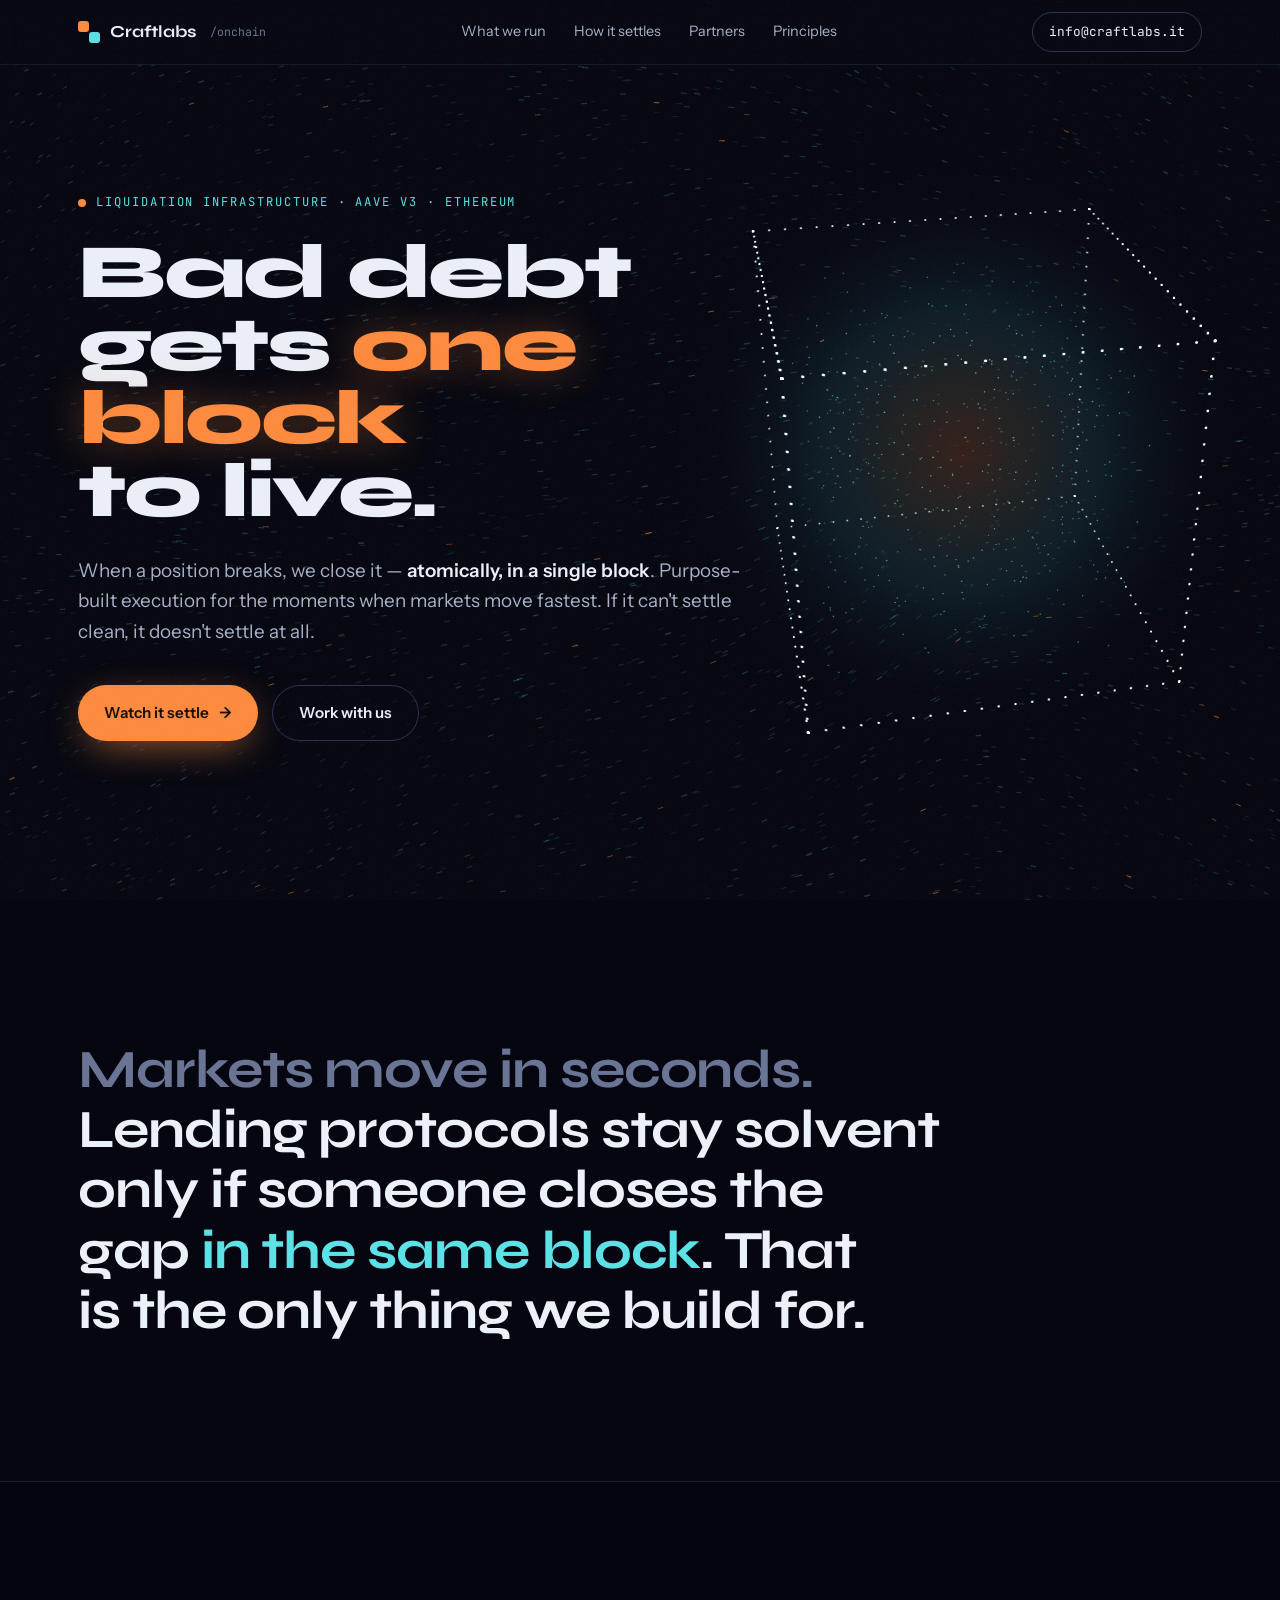
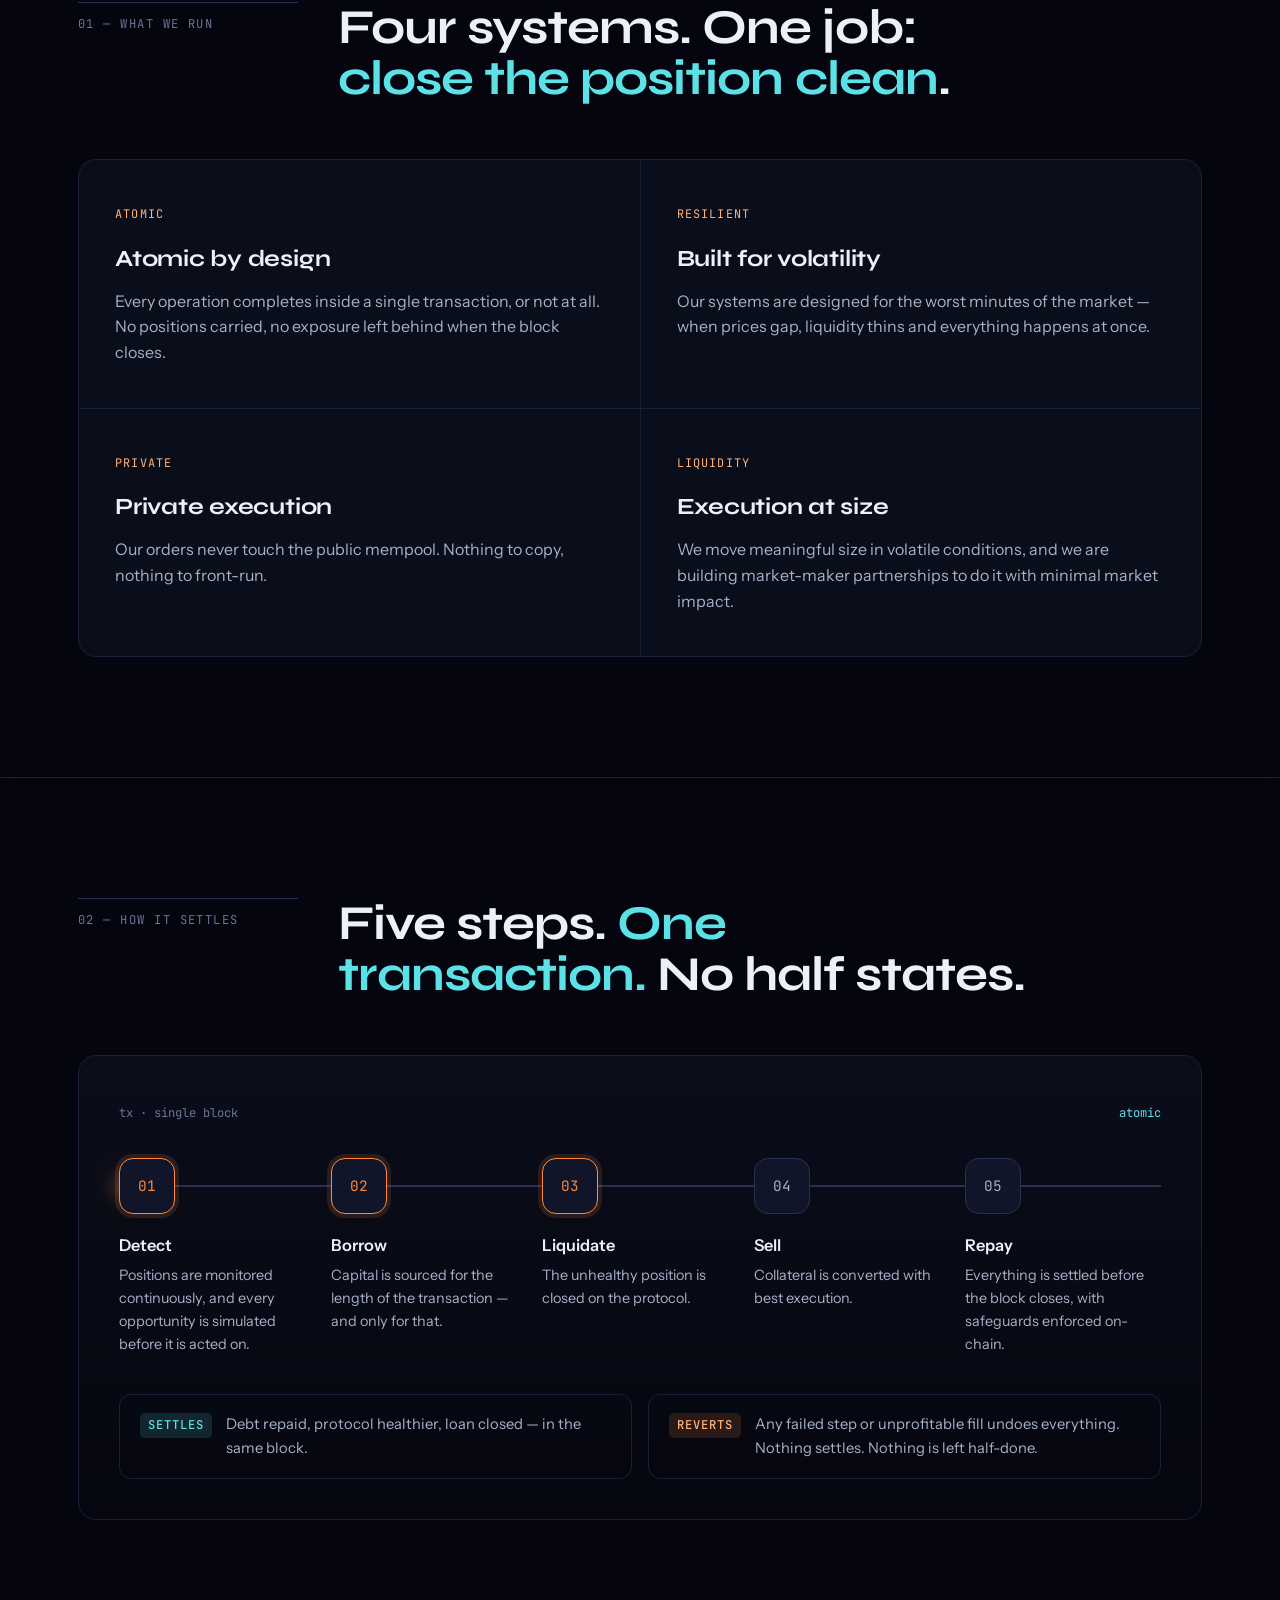
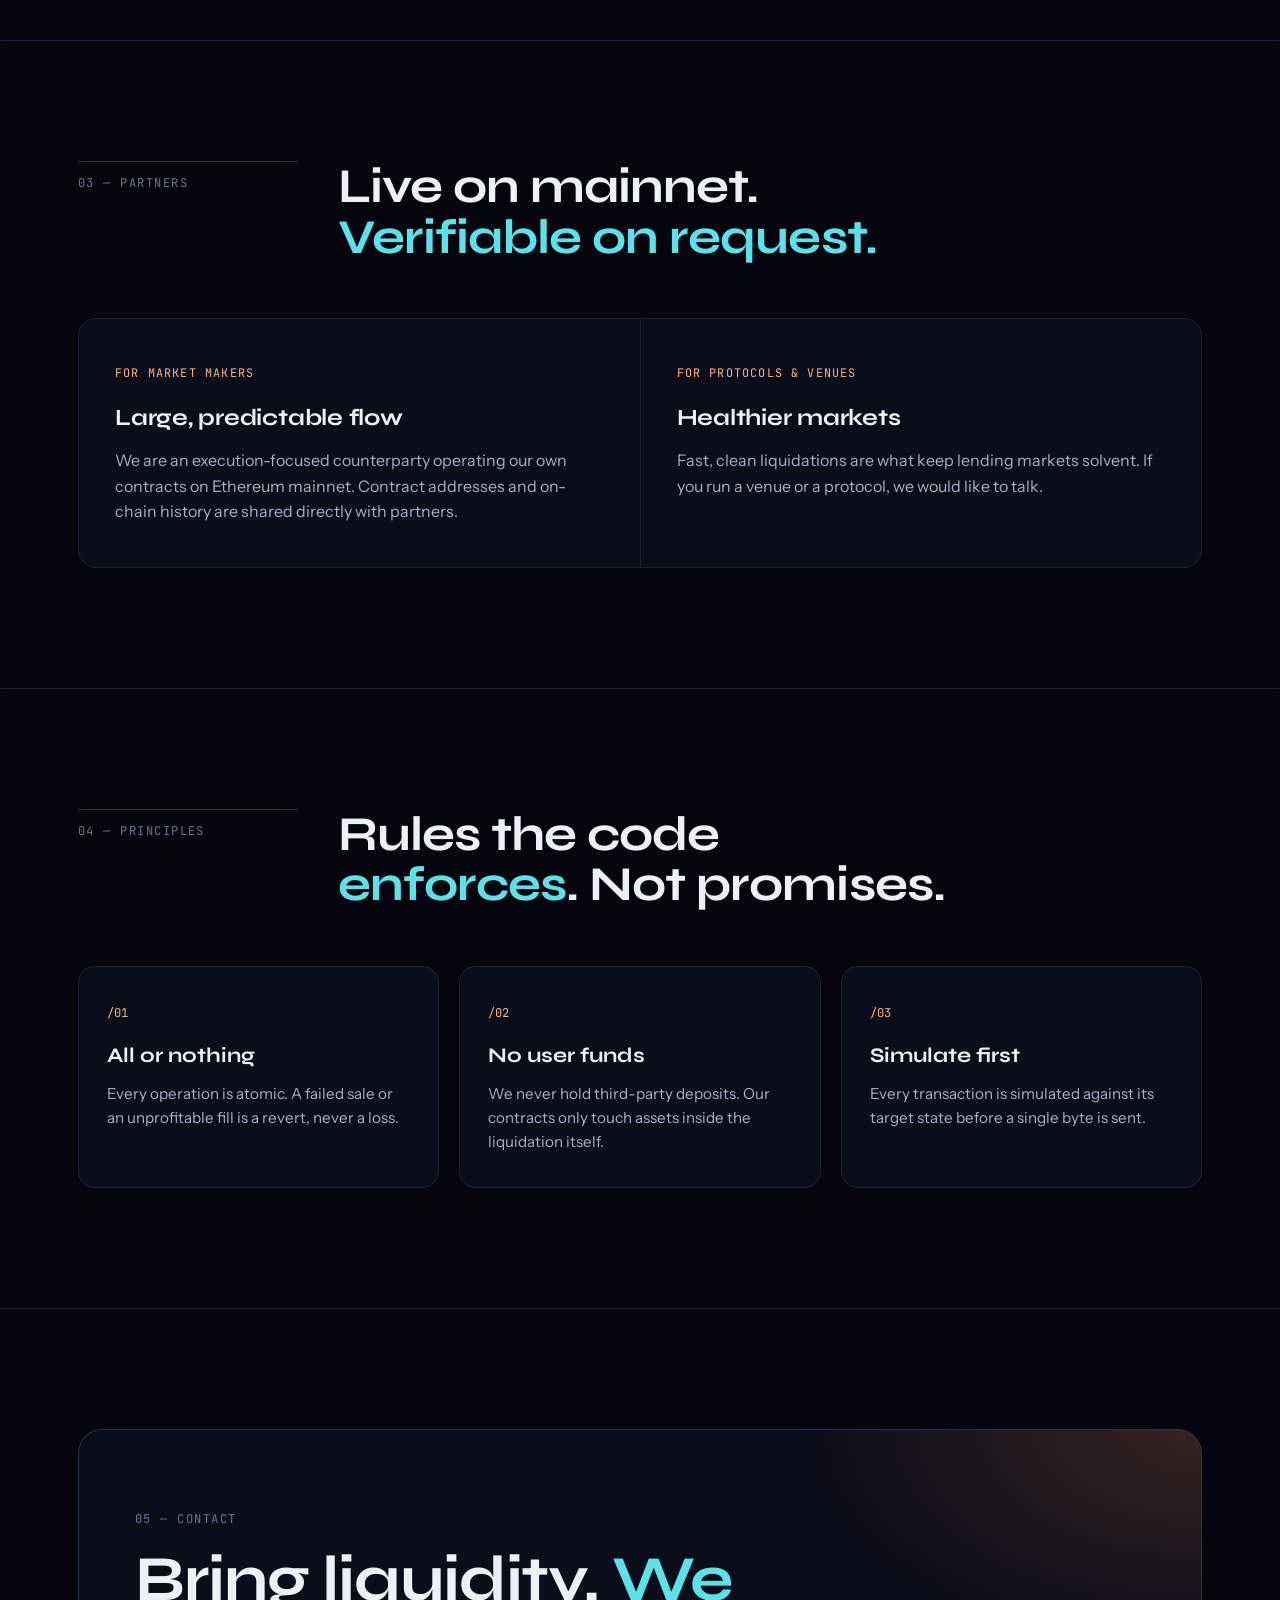
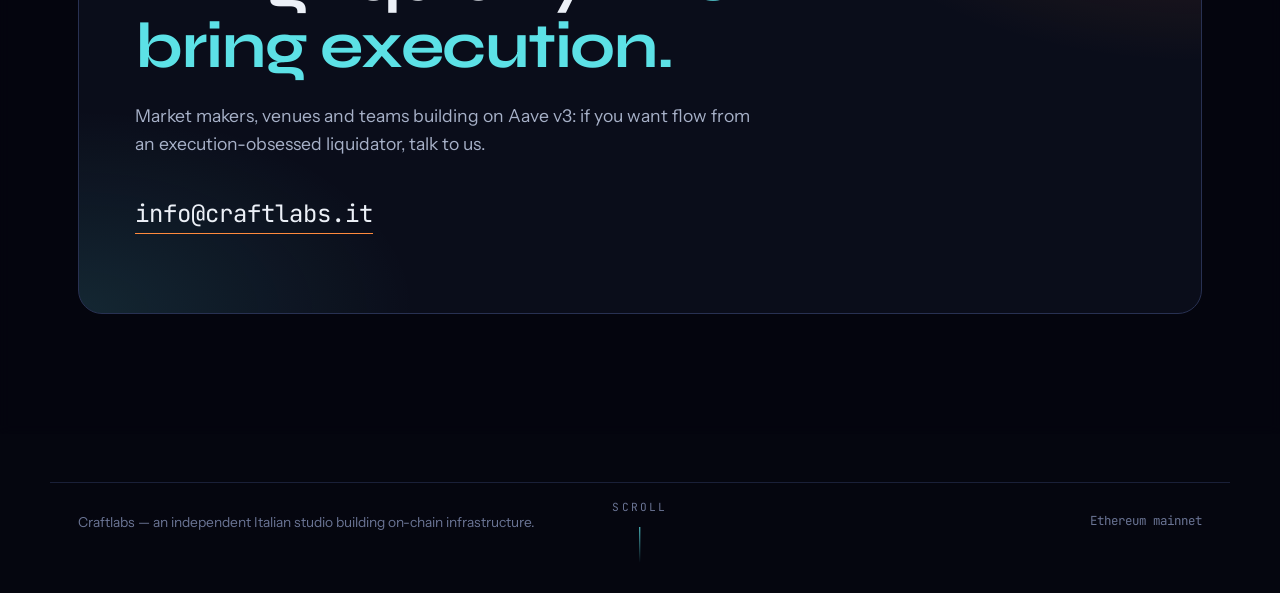
<file: index.html>
<!DOCTYPE html>
<html lang="en">
<head>
<meta charset="UTF-8">
<meta name="viewport" content="width=device-width, initial-scale=1.0">
<title>Craftlabs Onchain</title>
<meta name="description" content="Atomic liquidation infrastructure for Aave v3 on Ethereum. Detect, borrow, liquidate, sell, repay: one transaction, one block.">
<link rel="icon" type="image/svg+xml" href="data:image/svg+xml,<svg xmlns='http://www.w3.org/2000/svg' viewBox='0 0 100 100'><rect width='100' height='100' rx='20' fill='%2305060F'/><rect x='22' y='22' width='24' height='24' rx='4' fill='%23FF8A3D'/><rect x='54' y='54' width='24' height='24' rx='4' fill='%235CE1E6'/></svg>">
<link rel="preconnect" href="https://fonts.googleapis.com">
<link rel="preconnect" href="https://fonts.gstatic.com" crossorigin>
<link href="https://fonts.googleapis.com/css2?family=Syne:wght@600;700;800&family=Instrument+Sans:wght@400;500;600&family=JetBrains+Mono:wght@400;500&display=swap" rel="stylesheet">
<style>
  :root {
    --bg: #05060F; --bg-2: #0A0D1A; --surface: #10152A; --line: #1A2038; --line-2: #283152;
    --ink: #ECF0F7; --ink-2: #A7B1C8; --muted: #6A7494;
    --heat: #FF8A3D; --heat-2: #FFB27A; --cold: #5CE1E6;
    --display: 'Syne', 'Arial Black', sans-serif;
    --body: 'Instrument Sans', 'Helvetica Neue', Arial, sans-serif;
    --mono: 'JetBrains Mono', ui-monospace, 'SF Mono', monospace;
  }
  * { box-sizing: border-box; }
  html { scroll-behavior: smooth; }
  body { margin: 0; background: var(--bg); color: var(--ink); font-family: var(--body); line-height: 1.6; -webkit-font-smoothing: antialiased; overflow-x: hidden; }
  a { color: inherit; }
  a:focus-visible { outline: 2px solid var(--heat); outline-offset: 3px; border-radius: 4px; }
  ::selection { background: var(--heat); color: var(--bg); }
  body::before { content: ""; position: fixed; inset: 0; pointer-events: none; z-index: 60; opacity: .05;
    background-image: url("data:image/svg+xml,<svg xmlns='http://www.w3.org/2000/svg' width='160' height='160'><filter id='n'><feTurbulence type='fractalNoise' baseFrequency='.9' numOctaves='2' stitchTiles='stitch'/></filter><rect width='100%' height='100%' filter='url(%23n)'/></svg>"); }

  /* the field lives behind the whole page */
  #field { position: fixed; inset: 0; width: 100vw; height: 100vh; z-index: 0; display: block; }
  .page { position: relative; z-index: 2; }
  .wrap { max-width: 1180px; margin: 0 auto; padding: 0 28px; }

  nav { position: fixed; top: 0; left: 0; right: 0; z-index: 40; backdrop-filter: blur(14px); -webkit-backdrop-filter: blur(14px);
    background: color-mix(in srgb, var(--bg) 60%, transparent); border-bottom: 1px solid color-mix(in srgb, var(--line) 70%, transparent); }
  .nav-in { display: flex; align-items: center; justify-content: space-between; height: 64px; }
  .brand { display: flex; align-items: center; gap: 10px; text-decoration: none; font-family: var(--display); font-weight: 700; font-size: 1.05rem; }
  .brand-mark { width: 22px; height: 22px; position: relative; }
  .brand-mark i { position: absolute; width: 11px; height: 11px; border-radius: 3px; }
  .brand-mark i:first-child { left: 0; top: 0; background: var(--heat); }
  .brand-mark i:last-child { right: 0; bottom: 0; background: var(--cold); }
  .brand small { font-family: var(--mono); font-weight: 400; font-size: .72rem; color: var(--muted); margin-left: 4px; }
  .nav-links { display: flex; gap: 28px; font-size: .9rem; color: var(--ink-2); }
  .nav-links a { text-decoration: none; transition: color .2s; }
  .nav-links a:hover { color: var(--ink); }
  .nav-cta { font-family: var(--mono); font-size: .8rem; text-decoration: none; padding: 9px 16px; border: 1px solid var(--line-2); border-radius: 999px; transition: border-color .2s, background .2s; }
  .nav-cta:hover { border-color: var(--heat); background: color-mix(in srgb, var(--heat) 10%, transparent); }

  /* hero */
  .hero { min-height: 100vh; display: flex; align-items: center; padding: 120px 0 90px; }
  .hero > .wrap { width: 100%; }
  .hero-in { max-width: 700px; }
  .eyebrow { display: inline-flex; align-items: center; gap: 10px; font-family: var(--mono); font-size: .76rem; letter-spacing: .16em; text-transform: uppercase; color: var(--cold); }
  .pulse { width: 8px; height: 8px; border-radius: 50%; background: var(--heat); animation: pulse 2s infinite; }
  @keyframes pulse { 0% { box-shadow: 0 0 0 0 rgba(255,138,61,.7); } 70% { box-shadow: 0 0 0 10px rgba(255,138,61,0); } 100% { box-shadow: 0 0 0 0 rgba(255,138,61,0); } }
  h1 { font-family: var(--display); font-weight: 800; font-size: clamp(2.6rem, 6vw, 5.3rem); line-height: .95; letter-spacing: -.03em; margin: 22px 0 28px; text-wrap: balance; }
  h1 .heat { color: var(--heat); text-shadow: 0 0 40px rgba(255,138,61,.35); }
  .lede { font-size: 1.18rem; color: var(--ink-2); max-width: 52ch; margin: 0 0 38px; }
  .lede b { color: var(--ink); font-weight: 600; }
  .hero-actions { display: flex; flex-wrap: wrap; gap: 14px; }
  .btn { display: inline-flex; align-items: center; gap: 10px; padding: 15px 26px; border-radius: 999px; font-weight: 600; text-decoration: none; font-size: .95rem; transition: transform .2s, box-shadow .2s, border-color .2s; }
  .btn-heat { background: var(--heat); color: #170A02; box-shadow: 0 10px 40px -12px rgba(255,138,61,.8); }
  .btn-heat:hover { transform: translateY(-2px); box-shadow: 0 18px 54px -12px var(--heat); }
  .btn-ghost { border: 1px solid var(--line-2); color: var(--ink); background: color-mix(in srgb, var(--bg) 50%, transparent); }
  .btn-ghost:hover { border-color: var(--cold); }
  .head-block { margin-top: 46px; display: inline-flex; gap: 16px; align-items: center; font-family: var(--mono); font-size: .8rem; color: var(--muted);
    padding: 10px 16px; border: 1px solid var(--line); border-radius: 10px; background: color-mix(in srgb, var(--bg-2) 75%, transparent); }
  .head-block b { color: var(--cold); font-weight: 500; font-variant-numeric: tabular-nums; }
  .head-block[hidden] { display: none; }
  .scroll-hint { position: absolute; bottom: 30px; left: 50%; transform: translateX(-50%); font-family: var(--mono); font-size: .7rem; letter-spacing: .2em; color: var(--muted); text-transform: uppercase; }
  .scroll-hint::after { content: ""; display: block; width: 1px; height: 36px; margin: 10px auto 0; background: linear-gradient(var(--cold), transparent); animation: drip 2s infinite; }
  @keyframes drip { 0% { transform: scaleY(0); transform-origin: top; } 50% { transform: scaleY(1); transform-origin: top; } 51% { transform-origin: bottom; } 100% { transform: scaleY(0); transform-origin: bottom; } }

  .reveal { opacity: 0; transform: translateY(18px); animation: rise .9s cubic-bezier(.2,.7,.2,1) forwards; }
  .d1 { animation-delay: .2s; } .d2 { animation-delay: .4s; } .d3 { animation-delay: .6s; } .d4 { animation-delay: .8s; } .d5 { animation-delay: 1s; }
  @keyframes rise { to { opacity: 1; transform: none; } }

  /* statement band */
  .statement { padding: 140px 0; }
  .statement p { font-family: var(--display); font-weight: 700; font-size: clamp(1.8rem, 4.2vw, 3.6rem); line-height: 1.12; letter-spacing: -.02em; margin: 0; max-width: 22ch; text-wrap: balance; }
  .statement p span { color: var(--muted); }
  .statement p em { font-style: normal; color: var(--cold); }

  section { padding: 120px 0; }
  .panel { background: color-mix(in srgb, var(--bg) 82%, transparent); backdrop-filter: blur(6px); -webkit-backdrop-filter: blur(6px); border-top: 1px solid var(--line); }
  .sec-head { display: grid; grid-template-columns: 220px 1fr; gap: 40px; margin-bottom: 56px; align-items: start; }
  .sec-tag { font-family: var(--mono); font-size: .76rem; letter-spacing: .12em; text-transform: uppercase; color: var(--muted); padding-top: 12px; border-top: 1px solid var(--line-2); }
  h2 { font-family: var(--display); font-weight: 700; font-size: clamp(1.9rem, 3.8vw, 3.2rem); line-height: 1.04; letter-spacing: -.02em; margin: 0; text-wrap: balance; }
  h2 em { font-style: normal; color: var(--cold); }

  .caps { display: grid; grid-template-columns: repeat(2, 1fr); gap: 1px; background: var(--line); border: 1px solid var(--line); border-radius: 18px; overflow: hidden; }
  .cap { position: relative; background: var(--bg-2); padding: 40px 36px 42px; overflow: hidden; transform-style: preserve-3d; transition: background .35s; }
  .cap::before { content: ""; position: absolute; width: 380px; height: 380px; border-radius: 50%; left: var(--mx, 50%); top: var(--my, 50%); transform: translate(-50%, -50%);
    background: radial-gradient(circle, rgba(92,225,230,.14), transparent 65%); opacity: 0; transition: opacity .35s; pointer-events: none; }
  .cap:hover::before { opacity: 1; }
  .cap-k { font-family: var(--mono); font-size: .74rem; color: var(--heat-2); letter-spacing: .1em; }
  .cap h3 { font-family: var(--display); font-weight: 700; font-size: 1.45rem; margin: 14px 0 12px; letter-spacing: -.01em; }
  .cap p { margin: 0; color: var(--ink-2); max-width: 46ch; }
  .chips { display: flex; flex-wrap: wrap; gap: 8px; margin-top: 20px; }
  .chip { font-family: var(--mono); font-size: .72rem; padding: 5px 10px; border-radius: 6px; border: 1px solid var(--line-2); color: var(--ink-2); }

  .anatomy { border: 1px solid var(--line); border-radius: 18px; background: linear-gradient(180deg, var(--bg-2), var(--bg)); padding: 48px 40px 40px; overflow: hidden; }
  .block-frame { font-family: var(--mono); font-size: .76rem; color: var(--muted); display: flex; justify-content: space-between; margin-bottom: 34px; }
  .block-frame span:last-child { color: var(--cold); }
  .track { position: relative; display: grid; grid-template-columns: repeat(5, 1fr); gap: 16px; }
  .track::before { content: ""; position: absolute; left: 0; right: 0; top: 27px; height: 2px; background: var(--line-2); }
  .runner { position: absolute; top: 22px; left: 0; width: 12px; height: 12px; border-radius: 50%; background: var(--heat); box-shadow: 0 0 18px var(--heat), 0 0 40px var(--heat); animation: run 6s cubic-bezier(.55,.05,.45,.95) infinite; }
  @keyframes run { 0% { left: 0; opacity: 0; } 6% { opacity: 1; } 88% { left: calc(100% - 12px); opacity: 1; } 100% { left: calc(100% - 12px); opacity: 0; } }
  .step { position: relative; z-index: 1; }
  .node { width: 56px; height: 56px; border-radius: 14px; display: grid; place-items: center; background: var(--surface); border: 1px solid var(--line-2); font-family: var(--mono); font-size: .9rem; color: var(--ink-2); margin-bottom: 18px; transition: border-color .3s, color .3s, box-shadow .3s; }
  .step.lit .node { border-color: var(--heat); color: var(--heat); box-shadow: 0 0 0 4px rgba(255,138,61,.14); }
  .step h4 { margin: 0 0 6px; font-size: 1.02rem; font-weight: 600; }
  .step p { margin: 0; font-size: .9rem; color: var(--ink-2); }
  .outcome { margin-top: 38px; display: grid; grid-template-columns: 1fr 1fr; gap: 16px; }
  .out { border-radius: 12px; padding: 18px 20px; border: 1px solid var(--line); font-size: .92rem; color: var(--ink-2); display: flex; gap: 14px; align-items: flex-start; }
  .out b { font-family: var(--mono); font-weight: 500; font-size: .76rem; letter-spacing: .08em; text-transform: uppercase; padding: 3px 8px; border-radius: 5px; white-space: nowrap; }
  .out.ok b { background: rgba(92,225,230,.14); color: var(--cold); }
  .out.rv b { background: rgba(255,138,61,.14); color: var(--heat-2); }

  .contracts { border: 1px solid var(--line); border-radius: 18px; overflow: hidden; }
  .contract { display: grid; grid-template-columns: 240px 1fr auto; gap: 24px; align-items: center; padding: 26px 30px; border-bottom: 1px solid var(--line); background: var(--bg-2); transition: background .25s; text-decoration: none; }
  .contract:last-child { border-bottom: 0; }
  .contract:hover { background: var(--surface); }
  .contract .name { font-weight: 600; }
  .contract .name small { display: block; color: var(--muted); font-weight: 400; font-size: .86rem; }
  .addr { font-family: var(--mono); font-size: .86rem; color: var(--cold); word-break: break-all; }
  .arrow { font-family: var(--mono); color: var(--muted); transition: transform .25s, color .25s; }
  .contract:hover .arrow { transform: translate(3px, -3px); color: var(--heat); }

  .principles { display: grid; grid-template-columns: repeat(3, 1fr); gap: 20px; }
  .pr { padding: 32px 28px; border-radius: 16px; border: 1px solid var(--line); background: var(--bg-2); transition: transform .3s, border-color .3s; }
  .pr:hover { transform: translateY(-4px); border-color: var(--line-2); }
  .pr .num { font-family: var(--mono); font-size: .76rem; color: var(--heat-2); }
  .pr h3 { font-family: var(--display); font-size: 1.3rem; margin: 14px 0 10px; }
  .pr p { margin: 0; color: var(--ink-2); font-size: .95rem; }

  .contact { border-radius: 24px; padding: 80px 56px; position: relative; overflow: hidden; border: 1px solid var(--line-2);
    background: radial-gradient(ellipse 60% 80% at 100% 0%, rgba(255,138,61,.18), transparent 60%), radial-gradient(ellipse 50% 70% at 0% 100%, rgba(92,225,230,.12), transparent 60%), var(--bg-2); }
  .contact h2 { font-size: clamp(2.2rem, 5vw, 4rem); max-width: 15ch; }
  .contact p { color: var(--ink-2); max-width: 52ch; margin: 22px 0 36px; font-size: 1.1rem; }
  .mail { font-family: var(--mono); font-size: clamp(1rem, 2.4vw, 1.5rem); text-decoration: none; border-bottom: 1px solid var(--heat); padding-bottom: 4px; }
  .mail:hover { color: var(--heat-2); }

  footer { padding: 48px 0 60px; color: var(--muted); font-size: .86rem; background: var(--bg); }
  .foot { display: flex; justify-content: space-between; flex-wrap: wrap; gap: 16px; border-top: 1px solid var(--line); padding-top: 28px; }
  .foot span:last-child { font-family: var(--mono); font-size: .78rem; }

  .sr { opacity: 0; transform: translateY(28px); transition: opacity .9s cubic-bezier(.2,.7,.2,1), transform .9s cubic-bezier(.2,.7,.2,1); }
  .sr.in { opacity: 1; transform: none; }

  @media (max-width: 900px) {
    .nav-links { display: none; }
    .sec-head { grid-template-columns: 1fr; gap: 16px; }
    .caps, .outcome, .principles { grid-template-columns: 1fr; }
    .track { grid-template-columns: 1fr; gap: 26px; }
    .track::before, .runner { display: none; }
    .contract { grid-template-columns: 1fr; gap: 8px; }
    .arrow { display: none; }
    .contact { padding: 52px 28px; }
    section, .statement { padding: 90px 0; }
  }
  @media (prefers-reduced-motion: reduce) {
    *, *::before, *::after { animation: none !important; transition: none !important; }
    .reveal, .sr { opacity: 1; transform: none; }
  }
</style>
</head>
<body>
<canvas id="field" aria-hidden="true"></canvas>

<nav>
  <div class="wrap nav-in">
    <a class="brand" href="/" aria-label="Craftlabs Onchain home"><span class="brand-mark" aria-hidden="true"><i></i><i></i></span>Craftlabs<small>/onchain</small></a>
    <div class="nav-links">
      <a href="#run">What we run</a>
      <a href="#anatomy">How it settles</a>
      <a href="#partners">Partners</a>
      <a href="#principles">Principles</a>
    </div>
    <a class="nav-cta" href="mailto:info@craftlabs.it">info@craftlabs.it</a>
  </div>
</nav>

<div class="page">
  <header class="hero">
    <div class="wrap">
      <div class="hero-in">
        <div class="eyebrow reveal d1"><span class="pulse"></span>Liquidation infrastructure · Aave v3 · Ethereum</div>
        <h1 class="reveal d2">Bad debt gets <span class="heat">one block</span> to live.</h1>
        <p class="lede reveal d3">When a position breaks, we close it — <b>atomically, in a single block</b>. Purpose-built execution for the moments when markets move fastest. If it can't settle clean, it doesn't settle at all.</p>
        <div class="hero-actions reveal d4">
          <a class="btn btn-heat" href="#anatomy">Watch it settle <span aria-hidden="true">→</span></a>
          <a class="btn btn-ghost" href="#partners">Work with us</a>
        </div>
        <div class="head-block reveal d5" id="head" hidden><span>Ethereum head</span><b id="head-num">—</b><span id="head-age"></span></div>
      </div>
    </div>
    <div class="scroll-hint" aria-hidden="true">scroll</div>
  </header>

  <div class="statement">
    <div class="wrap sr">
      <p><span>Markets move in seconds.</span> Lending protocols stay solvent only if someone closes the gap <em>in the same block</em>. That is the only thing we build for.</p>
    </div>
  </div>

  <section id="run" class="panel">
    <div class="wrap">
      <div class="sec-head sr">
        <div class="sec-tag">01 — What we run</div>
        <h2>Four systems. One job: <em>close the position clean</em>.</h2>
      </div>
      <div class="caps sr">
        <article class="cap">
          <span class="cap-k">ATOMIC</span>
          <h3>Atomic by design</h3>
          <p>Every operation completes inside a single transaction, or not at all. No positions carried, no exposure left behind when the block closes.</p>
        </article>
        <article class="cap">
          <span class="cap-k">RESILIENT</span>
          <h3>Built for volatility</h3>
          <p>Our systems are designed for the worst minutes of the market — when prices gap, liquidity thins and everything happens at once.</p>
        </article>
        <article class="cap">
          <span class="cap-k">PRIVATE</span>
          <h3>Private execution</h3>
          <p>Our orders never touch the public mempool. Nothing to copy, nothing to front-run.</p>
        </article>
        <article class="cap">
          <span class="cap-k">LIQUIDITY</span>
          <h3>Execution at size</h3>
          <p>We move meaningful size in volatile conditions, and we are building market-maker partnerships to do it with minimal market impact.</p>
        </article>
      </div>
    </div>
  </section>

  <section id="anatomy" class="panel">
    <div class="wrap">
      <div class="sec-head sr">
        <div class="sec-tag">02 — How it settles</div>
        <h2>Five steps. <em>One transaction.</em> No half states.</h2>
      </div>
      <div class="anatomy sr">
        <div class="block-frame"><span>tx · single block</span><span id="anat-label">atomic</span></div>
        <div class="track">
          <span class="runner" aria-hidden="true"></span>
          <div class="step"><div class="node">01</div><h4>Detect</h4><p>Positions are monitored continuously, and every opportunity is simulated before it is acted on.</p></div>
          <div class="step"><div class="node">02</div><h4>Borrow</h4><p>Capital is sourced for the length of the transaction — and only for that.</p></div>
          <div class="step"><div class="node">03</div><h4>Liquidate</h4><p>The unhealthy position is closed on the protocol.</p></div>
          <div class="step"><div class="node">04</div><h4>Sell</h4><p>Collateral is converted with best execution.</p></div>
          <div class="step"><div class="node">05</div><h4>Repay</h4><p>Everything is settled before the block closes, with safeguards enforced on-chain.</p></div>
        </div>
        <div class="outcome">
          <div class="out ok"><b>Settles</b><span>Debt repaid, protocol healthier, loan closed — in the same block.</span></div>
          <div class="out rv"><b>Reverts</b><span>Any failed step or unprofitable fill undoes everything. Nothing settles. Nothing is left half-done.</span></div>
        </div>
      </div>
    </div>
  </section>

  <section id="partners" class="panel">
    <div class="wrap">
      <div class="sec-head sr">
        <div class="sec-tag">03 — Partners</div>
        <h2>Live on mainnet. <em>Verifiable on request.</em></h2>
      </div>
      <div class="caps sr" style="grid-template-columns:1fr 1fr">
        <article class="cap">
          <span class="cap-k">FOR MARKET MAKERS</span>
          <h3>Large, predictable flow</h3>
          <p>We are an execution-focused counterparty operating our own contracts on Ethereum mainnet. Contract addresses and on-chain history are shared directly with partners.</p>
        </article>
        <article class="cap">
          <span class="cap-k">FOR PROTOCOLS &amp; VENUES</span>
          <h3>Healthier markets</h3>
          <p>Fast, clean liquidations are what keep lending markets solvent. If you run a venue or a protocol, we would like to talk.</p>
        </article>
      </div>
    </div>
  </section>

  <section id="principles" class="panel">
    <div class="wrap">
      <div class="sec-head sr">
        <div class="sec-tag">04 — Principles</div>
        <h2>Rules the code <em>enforces</em>. Not promises.</h2>
      </div>
      <div class="principles sr">
        <div class="pr"><span class="num">/01</span><h3>All or nothing</h3><p>Every operation is atomic. A failed sale or an unprofitable fill is a revert, never a loss.</p></div>
        <div class="pr"><span class="num">/02</span><h3>No user funds</h3><p>We never hold third-party deposits. Our contracts only touch assets inside the liquidation itself.</p></div>
        <div class="pr"><span class="num">/03</span><h3>Simulate first</h3><p>Every transaction is simulated against its target state before a single byte is sent.</p></div>
      </div>
    </div>
  </section>

  <section id="contact" class="panel">
    <div class="wrap">
      <div class="contact sr">
        <div class="sec-tag" style="border:0;padding:0;margin-bottom:18px">05 — Contact</div>
        <h2>Bring liquidity. <em>We bring execution.</em></h2>
        <p>Market makers, venues and teams building on Aave v3: if you want flow from an execution-obsessed liquidator, talk to us.</p>
        <a class="mail" href="mailto:info@craftlabs.it">info@craftlabs.it</a>
      </div>
    </div>
  </section>

  <footer>
    <div class="wrap foot">
      <span>Craftlabs — an independent Italian studio building on-chain infrastructure.</span>
      <span>Ethereum mainnet</span>
    </div>
  </footer>
</div>

<script>
(() => {
  const reduce = matchMedia('(prefers-reduced-motion: reduce)').matches;
  const cv = document.getElementById('field'), ctx = cv.getContext('2d');
  let W, H, dpr, N, P = [], cube = [];
  const mouse = { x: -9999, y: -9999, tx: 0, ty: 0, sx: 0, sy: 0 };
  let scrollY = 0;

  // value-noise for flowing strands
  const perm = new Uint8Array(512); for (let i = 0; i < 256; i++) perm[i] = i;
  for (let i = 255; i > 0; i--) { const j = (Math.random() * (i + 1)) | 0; [perm[i], perm[j]] = [perm[j], perm[i]]; }
  for (let i = 0; i < 256; i++) perm[i + 256] = perm[i];
  const fade = t => t * t * (3 - 2 * t);
  const rnd = (x, y) => perm[(perm[x & 255] + y) & 511] / 255;
  function noise(x, y) { const xi = Math.floor(x), yi = Math.floor(y), xf = x - xi, yf = y - yi;
    const a = rnd(xi, yi), b = rnd(xi + 1, yi), c = rnd(xi, yi + 1), d = rnd(xi + 1, yi + 1), u = fade(xf), v = fade(yf);
    return a + (b - a) * u + (c - a) * v + (a - b - c + d) * u * v; }

  function center() { return { x: W > 900 ? W * .75 : W * .5, y: H * (W > 900 ? .5 : .36) }; }
  function resize() {
    dpr = Math.min(devicePixelRatio || 1, 2); W = innerWidth; H = innerHeight;
    cv.width = W * dpr; cv.height = H * dpr; ctx.setTransform(dpr, 0, 0, dpr, 0, 0);
    N = Math.round(Math.min(3200, W * H / 420));
    P = []; for (let i = 0; i < N; i++) P.push(spawn(true));
    // cube made of points: edges sampled
    cube = []; const v = [-1, 1];
    const corners = []; v.forEach(x => v.forEach(y => v.forEach(z => corners.push([x, y, z]))));
    for (let i = 0; i < 8; i++) for (let j = i + 1; j < 8; j++) {
      const a = corners[i], b = corners[j], diff = Math.abs(a[0]-b[0]) + Math.abs(a[1]-b[1]) + Math.abs(a[2]-b[2]);
      if (diff !== 2) continue;
      for (let k = 0; k <= 22; k++) { const t = k / 22; cube.push([a[0] + (b[0]-a[0]) * t, a[1] + (b[1]-a[1]) * t, a[2] + (b[2]-a[2]) * t, 1]); }
    }
    for (let i = 0; i < 420; i++) { // inner dust = transactions inside the block
      cube.push([(Math.random()*2-1)*.85, (Math.random()*2-1)*.85, (Math.random()*2-1)*.85, 0]);
    }
  }
  function spawn(anywhere) {
    return { x: anywhere ? Math.random() * W : -20 - Math.random() * 120, y: Math.random() * H,
      s: .6 + Math.random() * 1.5, a: .25 + Math.random() * .6, hot: Math.random() < .035, life: 0 };
  }
  let t = 0, rot = 0;
  function frame() {
    t += 1;
    mouse.sx += (mouse.tx - mouse.sx) * .05; mouse.sy += (mouse.ty - mouse.sy) * .05;
    const par = Math.min(1, scrollY / H);
    const c = center(); c.x += mouse.sx * 26; c.y += mouse.sy * 18 - scrollY * .25;
    const R = Math.min(W, H) * (W > 900 ? .2 : .22) * (1 - par * .25);

    ctx.globalCompositeOperation = 'source-over';
    ctx.fillStyle = 'rgba(5,6,15,0.075)'; ctx.fillRect(0, 0, W, H);
    ctx.globalCompositeOperation = 'lighter';

    // flowing strands converge toward the block
    for (const p of P) {
      const n = noise(p.x * .0035, p.y * .0035 + t * .004);
      const ang = (n - .5) * 2.4;
      let vx = Math.cos(ang) * 1.5 + 1.1, vy = Math.sin(ang) * 1.5;
      const dx = c.x - p.x, dy = c.y - p.y, d = Math.hypot(dx, dy) || 1;
      if (p.x < c.x) { const pull = Math.min(1, 220 / d) * .9; vx += dx / d * pull; vy += dy / d * pull * 1.3; }
      // mouse repels
      const mx = p.x - mouse.x, my = p.y - mouse.y, md = Math.hypot(mx, my);
      if (md < 130) { const f = (130 - md) / 130 * 3.2; vx += mx / (md || 1) * f; vy += my / (md || 1) * f; }
      const ox = p.x, oy = p.y; p.x += vx; p.y += vy; p.life++;
      const inBlock = Math.abs(p.x - c.x) < R * .9 && Math.abs(p.y - c.y) < R * .9;
      ctx.strokeStyle = p.hot ? `rgba(255,138,61,${p.a * .8})` : `rgba(92,225,230,${p.a * .32})`;
      ctx.lineWidth = p.s * .6;
      ctx.beginPath(); ctx.moveTo(ox, oy); ctx.lineTo(p.x, p.y); ctx.stroke();
      if (inBlock || p.x > W + 20 || p.y < -40 || p.y > H + 40 || p.life > 900) Object.assign(p, spawn(false));
    }

    // the block: rotating point-cube that tilts toward the cursor
    rot += .0045;
    const ay = rot + mouse.sx * .6, ax = .5 + mouse.sy * .45 + par * .6;
    const cy = Math.cos(ay), sy = Math.sin(ay), cx = Math.cos(ax), sx = Math.sin(ax);
    for (const q of cube) {
      let [x, y, z, edge] = q;
      if (!edge) { x += Math.sin(t * .02 + y * 5) * .02; }
      const x1 = x * cy - z * sy, z1 = x * sy + z * cy;
      const y1 = y * cx - z1 * sx, z2 = y * sx + z1 * cx;
      const persp = 7 / (7 + z2), px = c.x + x1 * R * persp, py = c.y + y1 * R * persp;
      const depth = (z2 + 1.8) / 3.6;
      ctx.fillStyle = edge ? `rgba(220,248,250,${.35 + .55 * (1 - depth)})` : `rgba(92,225,230,${.18 + .3 * (1 - depth)})`;
      const s = edge ? 1.8 * persp : 1.1 * persp;
      ctx.fillRect(px - s / 2, py - s / 2, s, s);
    }
    // core glow
    const g = ctx.createRadialGradient(c.x, c.y, 0, c.x, c.y, R * 1.6);
    g.addColorStop(0, 'rgba(255,138,61,0.10)'); g.addColorStop(.5, 'rgba(92,225,230,0.05)'); g.addColorStop(1, 'rgba(0,0,0,0)');
    ctx.fillStyle = g; ctx.fillRect(c.x - R * 1.6, c.y - R * 1.6, R * 3.2, R * 3.2);
    ctx.globalCompositeOperation = 'source-over';
    if (!reduce) requestAnimationFrame(frame);
  }
  resize(); addEventListener('resize', resize);
  addEventListener('pointermove', e => { mouse.x = e.clientX; mouse.y = e.clientY; mouse.tx = e.clientX / W * 2 - 1; mouse.ty = e.clientY / H * 2 - 1; });
  addEventListener('pointerleave', () => { mouse.x = mouse.y = -9999; });
  addEventListener('scroll', () => { scrollY = window.scrollY; }, { passive: true });
  if (reduce) { for (let i = 0; i < 60; i++) frame(); } else requestAnimationFrame(frame);

  // real Ethereum head — read-only public RPC; hidden if unreachable (no fake numbers)
  const head = document.getElementById('head'), num = document.getElementById('head-num'), age = document.getElementById('head-age');
  let lastTs = 0;
  async function readHead() {
    try {
      const r = await fetch('https://ethereum-rpc.publicnode.com', { method: 'POST', headers: { 'Content-Type': 'application/json' },
        body: JSON.stringify({ jsonrpc: '2.0', id: 1, method: 'eth_getBlockByNumber', params: ['latest', false] }) });
      const j = await r.json(); if (!j.result) return;
      num.textContent = '#' + parseInt(j.result.number, 16).toLocaleString('en-US');
      lastTs = parseInt(j.result.timestamp, 16) * 1000; head.hidden = false;
    } catch (e) {}
  }
  setInterval(() => { if (lastTs) age.textContent = Math.max(0, Math.round((Date.now() - lastTs) / 1000)) + 's ago'; }, 1000);
  readHead(); setInterval(readHead, 12000);

  // anatomy lights
  const steps = [...document.querySelectorAll('.step')], label = document.getElementById('anat-label');
  if (!reduce) { const start = performance.now();
    (function loop(now) { const p = ((now - start) % 6000) / 6000, i = Math.floor(Math.min(.999, p / .88) * steps.length);
      steps.forEach((s, k) => s.classList.toggle('lit', k <= i && p < .97)); label.textContent = p > .88 ? 'settled ✓' : 'atomic';
      requestAnimationFrame(loop); })(start);
  } else steps.forEach(s => s.classList.add('lit'));

  // card glow + tilt
  document.querySelectorAll('.cap').forEach(c => {
    c.addEventListener('pointermove', e => { const r = c.getBoundingClientRect(), x = e.clientX - r.left, y = e.clientY - r.top;
      c.style.setProperty('--mx', x + 'px'); c.style.setProperty('--my', y + 'px');
      if (!reduce) c.style.transform = `perspective(900px) rotateX(${(y / r.height - .5) * -4}deg) rotateY(${(x / r.width - .5) * 4}deg)`; });
    c.addEventListener('pointerleave', () => { c.style.transform = ''; });
  });

  const io = new IntersectionObserver(es => es.forEach(e => { if (e.isIntersecting) { e.target.classList.add('in'); io.unobserve(e.target); } }), { threshold: .12 });
  document.querySelectorAll('.sr').forEach(el => io.observe(el));
})();
</script>
</body>
</html>
</file>
